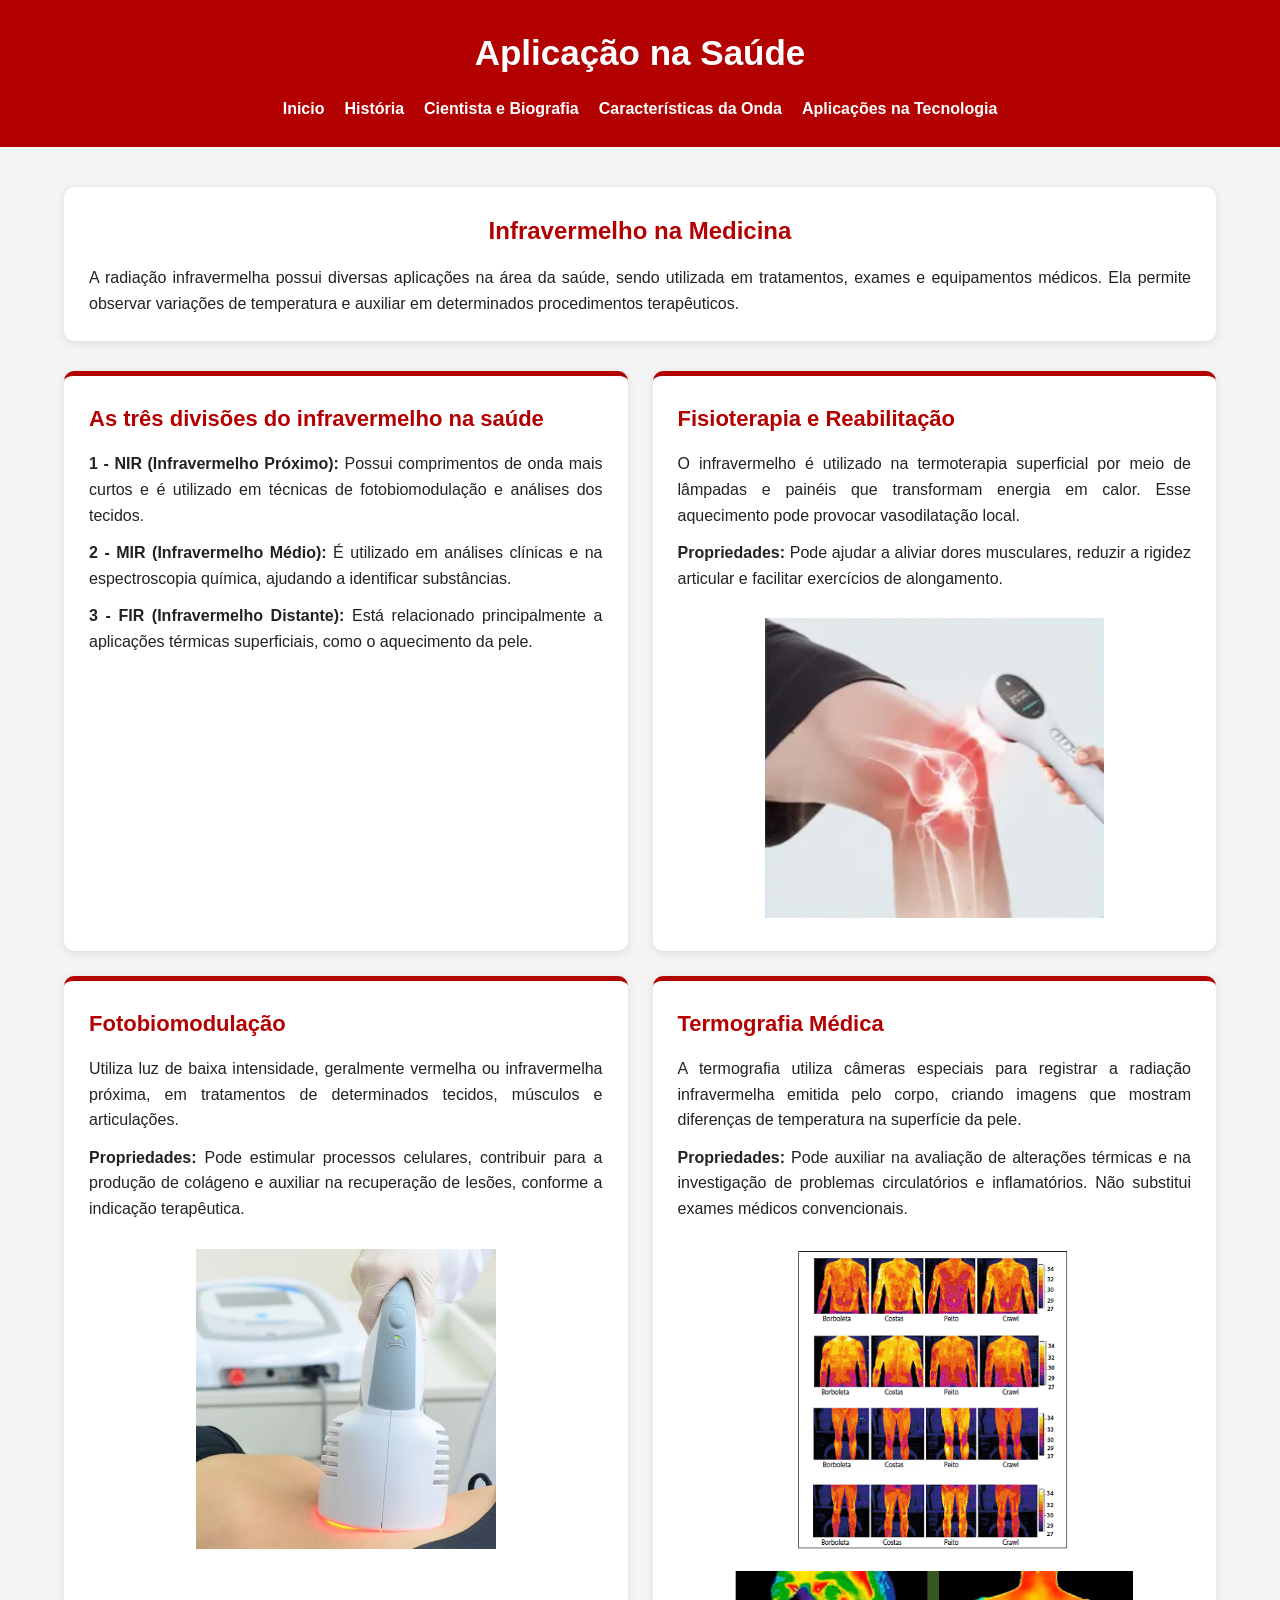
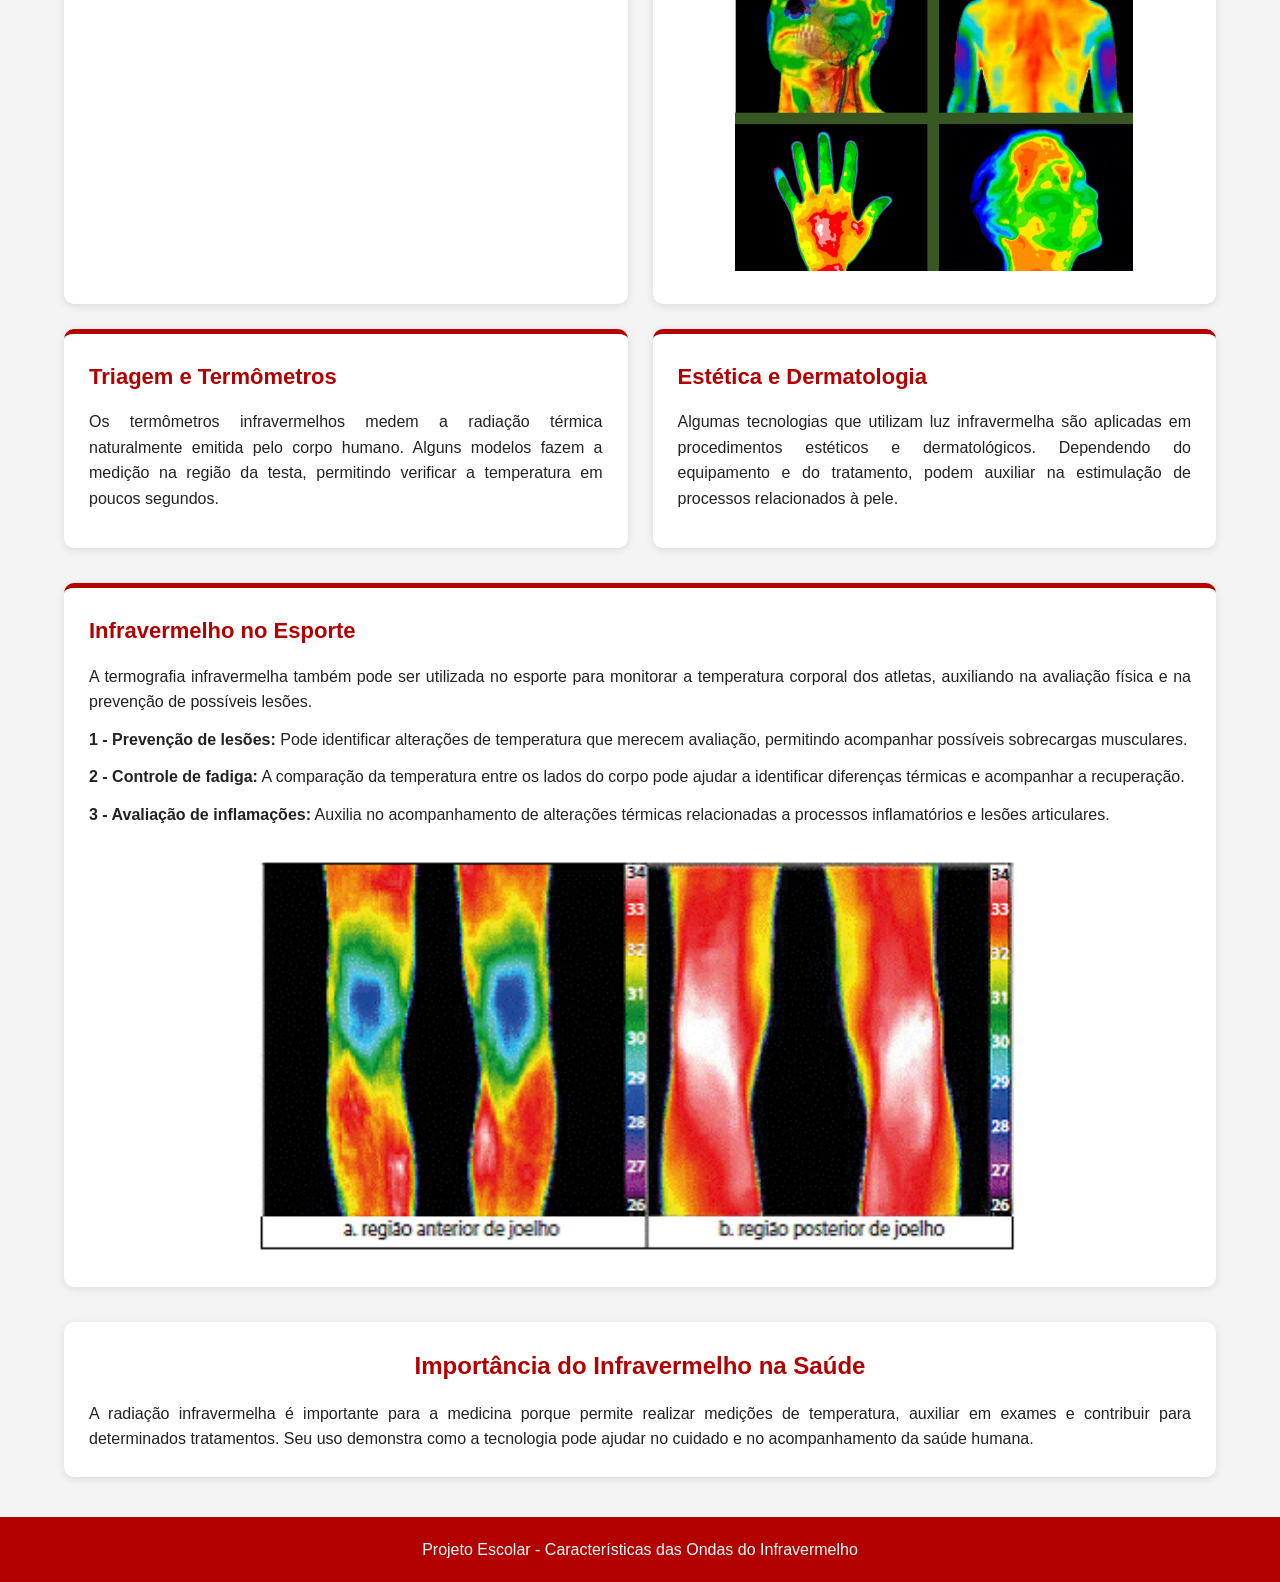
<file: site/aplicacaomed/aplicacaomed.html>
<!DOCTYPE html>
<html lang="pt-BR">
<head>
    <meta charset="UTF-8">
    <meta name="viewport" content="width=device-width, initial-scale=1.0">
    <link rel="stylesheet" href="aplicacaomed.css">
    <title>Aplicações na Saúde</title>
</head>
<body>

    <header>
        <h1>Aplicação na Saúde</h1>
        <nav>
            <ul>
                <li><a href="../inicio.html">Inicio</a></li>
                <li><a href="../historia/historia.html">História</a></li>
                <li><a href="../cientistas e biografia/cinbio.html">Cientista e Biografia</a></li>
                <li><a href="../caracteristicas/caracteristicas.html">Características da Onda</a></li>
                <li><a href="../aplicacaotec/aplicacaotec.html">Aplicações na Tecnologia</a></li>
            </ul>
        </nav>
    </header>

    <main class="container">

        <section class="introducao">
            <h2>Infravermelho na Medicina</h2>
            <p>
                A radiação infravermelha possui diversas aplicações na área da saúde,
                sendo utilizada em tratamentos, exames e equipamentos médicos.
                Ela permite observar variações de temperatura e auxiliar em
                determinados procedimentos terapêuticos.
            </p>
        </section>

        <section class="conteudo">

            <div class="card">
                <h2>As três divisões do infravermelho na saúde</h2>

                <p><b>1 - NIR (Infravermelho Próximo):</b>
                Possui comprimentos de onda mais curtos e é utilizado em técnicas
                de fotobiomodulação e análises dos tecidos.</p>

                <p><b>2 - MIR (Infravermelho Médio):</b>
                É utilizado em análises clínicas e na espectroscopia química,
                ajudando a identificar substâncias.</p>

                <p><b>3 - FIR (Infravermelho Distante):</b>
                Está relacionado principalmente a aplicações térmicas superficiais,
                como o aquecimento da pele.</p>
            </div>

            <div class="card">
                <h2>Fisioterapia e Reabilitação</h2>
                <p>
                    O infravermelho é utilizado na termoterapia superficial por meio
                    de lâmpadas e painéis que transformam energia em calor.
                    Esse aquecimento pode provocar vasodilatação local.
                </p>
                <p><b>Propriedades:</b> Pode ajudar a aliviar dores musculares,
                reduzir a rigidez articular e facilitar exercícios de alongamento.
                </p>
                <img src="/imgs/fisioterapia.png" alt="Aplicação de infravermelho na fisioterapia">
            </div>

            <div class="card">
                <h2>Fotobiomodulação</h2>
                <p>
                    Utiliza luz de baixa intensidade, geralmente vermelha ou
                    infravermelha próxima, em tratamentos de determinados tecidos,
                    músculos e articulações.
                </p>
                <p><b>Propriedades:</b> Pode estimular processos celulares,
                contribuir para a produção de colágeno e auxiliar na recuperação
                de lesões, conforme a indicação terapêutica.
                </p>
                <img src="/imgs/fotobiomodulacao.jpg" alt="Tratamento de fotobiomodulação">
            </div>

            <div class="card">
                <h2>Termografia Médica</h2>
                <p>
                    A termografia utiliza câmeras especiais para registrar a
                    radiação infravermelha emitida pelo corpo, criando imagens
                    que mostram diferenças de temperatura na superfície da pele.
                </p>
                <p><b>Propriedades:</b> Pode auxiliar na avaliação de alterações
                térmicas e na investigação de problemas circulatórios e inflamatórios.
                Não substitui exames médicos convencionais.
                </p>
                <img src="/imgs/termografia2.gif" alt="Imagem de termografia médica">
                <img src="/imgs/mapeamentotermico.png" alt="Mapeamento térmico do corpo">
            </div>

            <div class="card">
                <h2>Triagem e Termômetros</h2>
                <p>
                    Os termômetros infravermelhos medem a radiação térmica
                    naturalmente emitida pelo corpo humano. Alguns modelos
                    fazem a medição na região da testa, permitindo verificar
                    a temperatura em poucos segundos.
                </p>
            </div>

            <div class="card">
                <h2>Estética e Dermatologia</h2>
                <p>
                    Algumas tecnologias que utilizam luz infravermelha são
                    aplicadas em procedimentos estéticos e dermatológicos.
                    Dependendo do equipamento e do tratamento, podem auxiliar
                    na estimulação de processos relacionados à pele.
                </p>
            </div>

        </section>

        <section id="esporte" class="card esporte">
            <h2>Infravermelho no Esporte</h2>

            <p>
                A termografia infravermelha também pode ser utilizada no esporte
                para monitorar a temperatura corporal dos atletas, auxiliando
                na avaliação física e na prevenção de possíveis lesões.
            </p>

            <p><b>1 - Prevenção de lesões:</b>
            Pode identificar alterações de temperatura que merecem avaliação,
            permitindo acompanhar possíveis sobrecargas musculares.</p>

            <p><b>2 - Controle de fadiga:</b>
            A comparação da temperatura entre os lados do corpo pode ajudar
            a identificar diferenças térmicas e acompanhar a recuperação.</p>

            <p><b>3 - Avaliação de inflamações:</b>
            Auxilia no acompanhamento de alterações térmicas relacionadas
            a processos inflamatórios e lesões articulares.</p>

            <img src="/imgs/termografiaMédica.gif" alt="Termografia infravermelha aplicada ao esporte">
        </section>

        <section class="conclusao">
            <h2>Importância do Infravermelho na Saúde</h2>
            <p>
                A radiação infravermelha é importante para a medicina porque
                permite realizar medições de temperatura, auxiliar em exames
                e contribuir para determinados tratamentos. Seu uso demonstra
                como a tecnologia pode ajudar no cuidado e no acompanhamento
                da saúde humana.
            </p>
        </section>

    </main>

    <footer>
        <p>Projeto Escolar - Características das Ondas do Infravermelho</p>
    </footer>

</body>
</html>
</file>
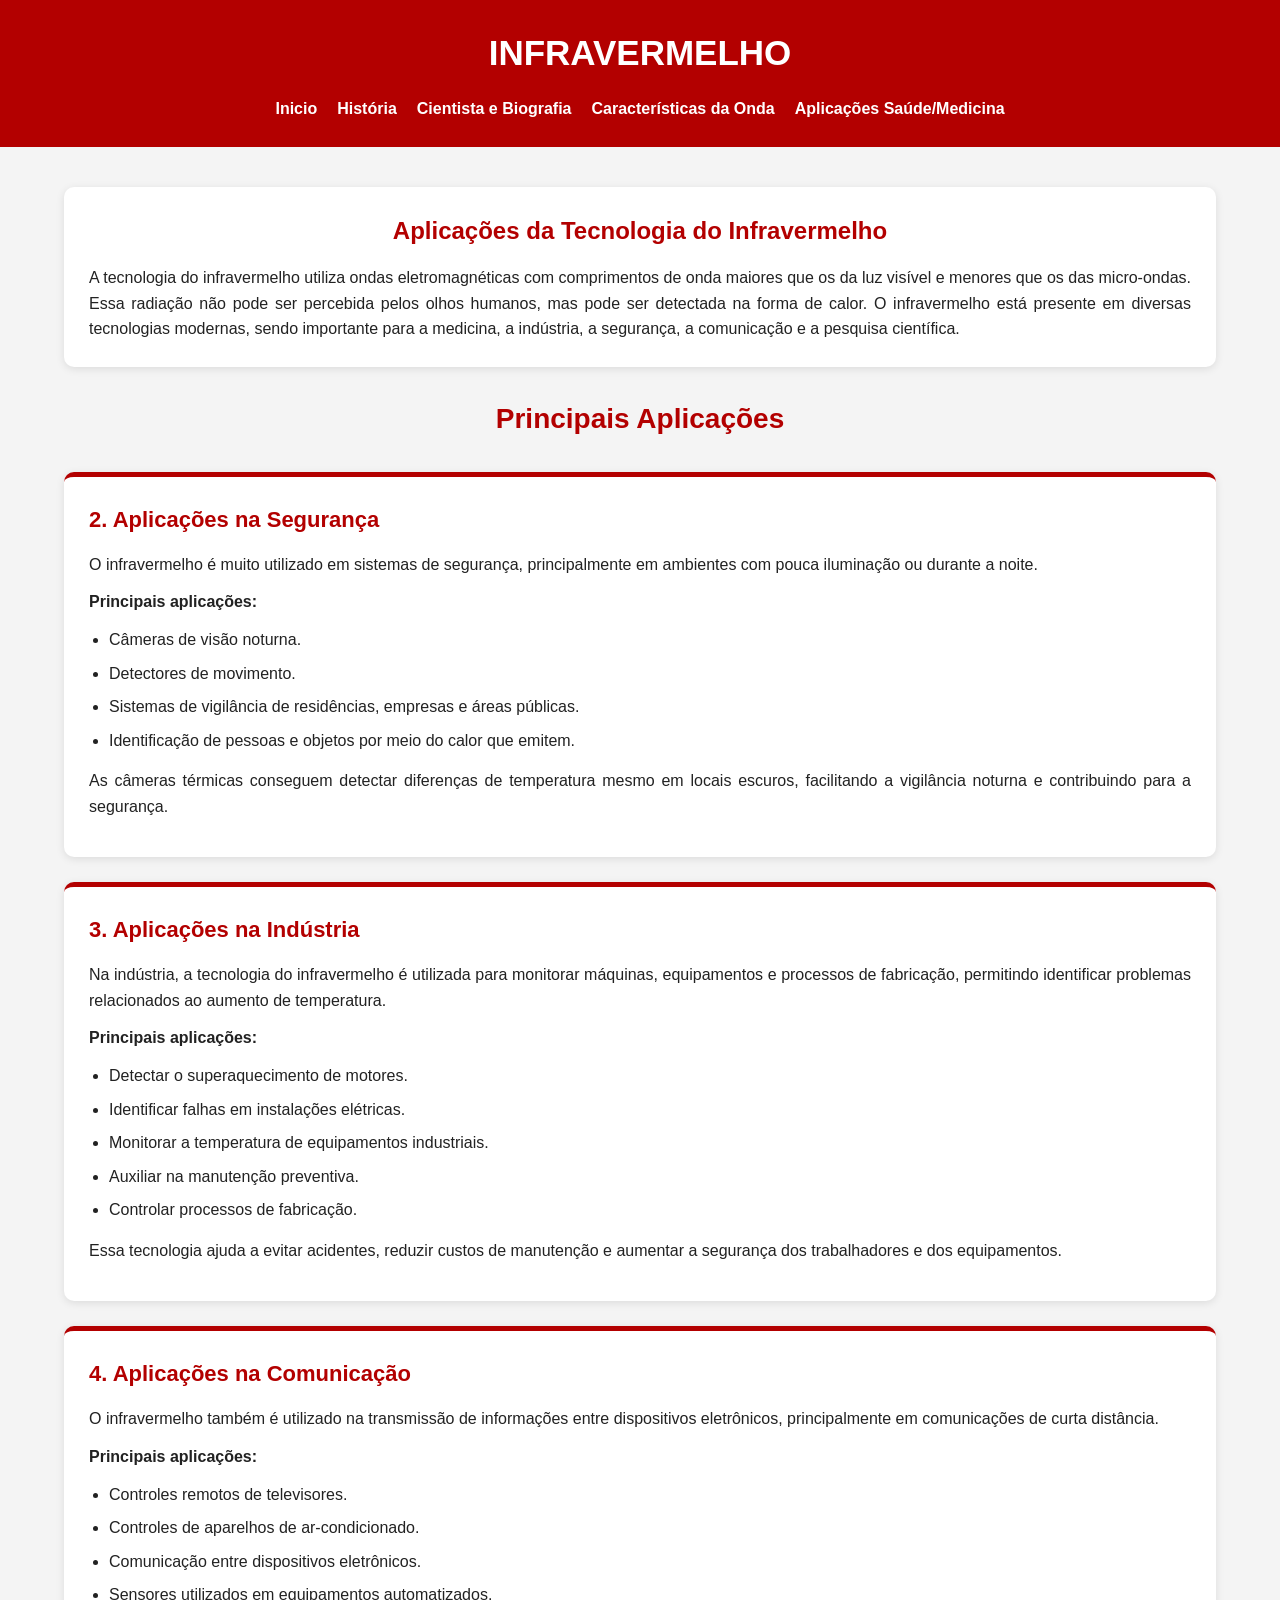
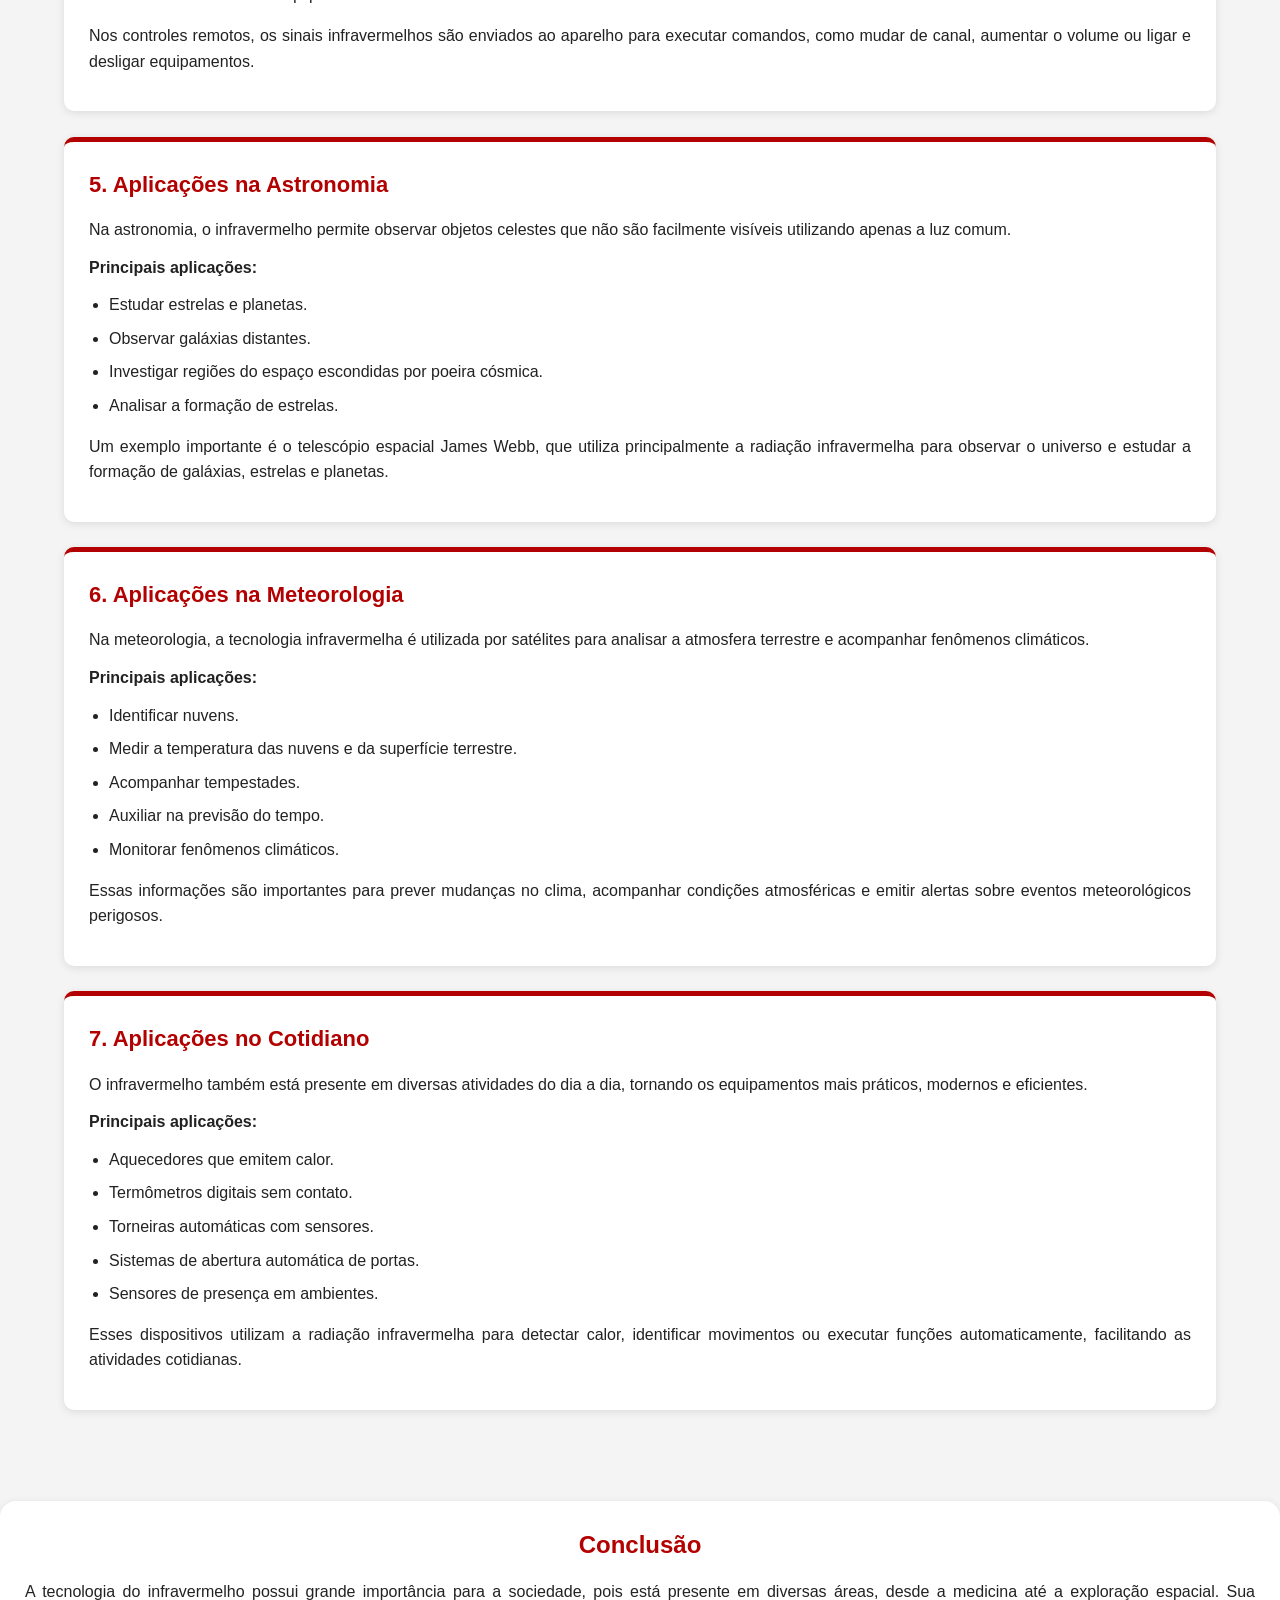
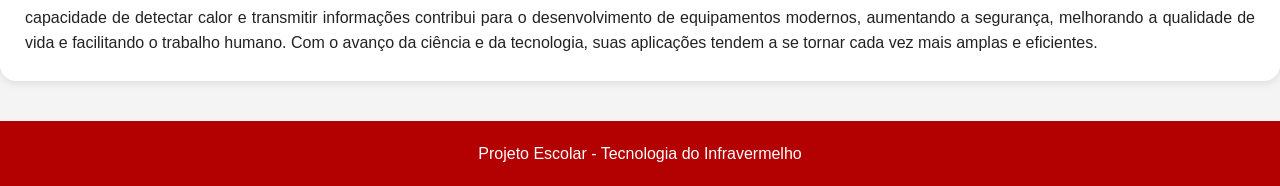
<file: site/aplicacaotec/aplicacaotec.html>
<!DOCTYPE html>
<html lang="pt-br">

<head>
    <meta charset="UTF-8">
    <meta name="viewport" content="width=device-width, initial-scale=1.0">

    <title>Aplicações da Tecnologia do Infravermelho</title>

    <link rel="stylesheet" href="aplicacaotec.css">
</head>

<body>

    <header>
        <h1>INFRAVERMELHO</h1>

        <nav>
            <div id="logo"></div>

            <ul>
                <li><a href="../inicio.html">Inicio</a></li>
                <li><a href="../historia/historia.html">História</a></li>
                <li><a href="../aplicacaotec/aplicacaotec.html">Cientista e Biografia</a></li>
                <li><a href="../caracteristicas/caracteristicas.html">Características da Onda</a></li>
                <li><a href="../aplicacaomed/aplicacaomed.html">Aplicações Saúde/Medicina</a></li>
            </ul>
        </nav>
    </header>

    <main>

        <section id="sobre">
            <div class="container">

                <div class="introducao">
                    <h2>Aplicações da Tecnologia do Infravermelho</h2>

                    <p>
                        A tecnologia do infravermelho utiliza ondas eletromagnéticas
                        com comprimentos de onda maiores que os da luz visível e
                        menores que os das micro-ondas. Essa radiação não pode ser
                        percebida pelos olhos humanos, mas pode ser detectada na
                        forma de calor. O infravermelho está presente em diversas
                        tecnologias modernas, sendo importante para a medicina,
                        a indústria, a segurança, a comunicação e a pesquisa científica.
                    </p>
                </div>

                <h2 class="titulo-secao">Principais Aplicações</h2>


                    <div class="card">
                        <h3>2. Aplicações na Segurança</h3>

                        <p>
                            O infravermelho é muito utilizado em sistemas de
                            segurança, principalmente em ambientes com pouca
                            iluminação ou durante a noite.
                        </p>

                        <p><strong>Principais aplicações:</strong></p>

                        <ul>
                            <li>Câmeras de visão noturna.</li>
                            <li>Detectores de movimento.</li>
                            <li>Sistemas de vigilância de residências, empresas e áreas públicas.</li>
                            <li>Identificação de pessoas e objetos por meio do calor que emitem.</li>
                        </ul>

                        <p>
                            As câmeras térmicas conseguem detectar diferenças
                            de temperatura mesmo em locais escuros, facilitando
                            a vigilância noturna e contribuindo para a segurança.
                        </p>
                    </div>
<br>
                    <div class="card">
                        <h3>3. Aplicações na Indústria</h3>

                        <p>
                            Na indústria, a tecnologia do infravermelho é utilizada
                            para monitorar máquinas, equipamentos e processos
                            de fabricação, permitindo identificar problemas
                            relacionados ao aumento de temperatura.
                        </p>

                        <p><strong>Principais aplicações:</strong></p>

                        <ul>
                            <li>Detectar o superaquecimento de motores.</li>
                            <li>Identificar falhas em instalações elétricas.</li>
                            <li>Monitorar a temperatura de equipamentos industriais.</li>
                            <li>Auxiliar na manutenção preventiva.</li>
                            <li>Controlar processos de fabricação.</li>
                        </ul>

                        <p>
                            Essa tecnologia ajuda a evitar acidentes, reduzir
                            custos de manutenção e aumentar a segurança dos
                            trabalhadores e dos equipamentos.
                        </p>
                    </div>
<br>
                    <div class="card">
                        <h3>4. Aplicações na Comunicação</h3>

                        <p>
                            O infravermelho também é utilizado na transmissão
                            de informações entre dispositivos eletrônicos,
                            principalmente em comunicações de curta distância.
                        </p>

                        <p><strong>Principais aplicações:</strong></p>

                        <ul>
                            <li>Controles remotos de televisores.</li>
                            <li>Controles de aparelhos de ar-condicionado.</li>
                            <li>Comunicação entre dispositivos eletrônicos.</li>
                            <li>Sensores utilizados em equipamentos automatizados.</li>
                        </ul>

                        <p>
                            Nos controles remotos, os sinais infravermelhos
                            são enviados ao aparelho para executar comandos,
                            como mudar de canal, aumentar o volume ou ligar
                            e desligar equipamentos.
                        </p>
                    </div>
<br>
                    <div class="card">
                        <h3>5. Aplicações na Astronomia</h3>

                        <p>
                            Na astronomia, o infravermelho permite observar
                            objetos celestes que não são facilmente visíveis
                            utilizando apenas a luz comum.
                        </p>

                        <p><strong>Principais aplicações:</strong></p>

                        <ul>
                            <li>Estudar estrelas e planetas.</li>
                            <li>Observar galáxias distantes.</li>
                            <li>Investigar regiões do espaço escondidas por poeira cósmica.</li>
                            <li>Analisar a formação de estrelas.</li>
                        </ul>

                        <p>
                            Um exemplo importante é o telescópio espacial James Webb,
                            que utiliza principalmente a radiação infravermelha
                            para observar o universo e estudar a formação de
                            galáxias, estrelas e planetas.
                        </p>
                    </div>
<br>
                    <div class="card">
                        <h3>6. Aplicações na Meteorologia</h3>

                        <p>
                            Na meteorologia, a tecnologia infravermelha é utilizada
                            por satélites para analisar a atmosfera terrestre
                            e acompanhar fenômenos climáticos.
                        </p>

                        <p><strong>Principais aplicações:</strong></p>

                        <ul>
                            <li>Identificar nuvens.</li>
                            <li>Medir a temperatura das nuvens e da superfície terrestre.</li>
                            <li>Acompanhar tempestades.</li>
                            <li>Auxiliar na previsão do tempo.</li>
                            <li>Monitorar fenômenos climáticos.</li>
                        </ul>

                        <p>
                            Essas informações são importantes para prever mudanças
                            no clima, acompanhar condições atmosféricas e emitir
                            alertas sobre eventos meteorológicos perigosos.
                        </p>
                    </div>
<br>
                    <div class="card">
                        <h3>7. Aplicações no Cotidiano</h3>

                        <p>
                            O infravermelho também está presente em diversas
                            atividades do dia a dia, tornando os equipamentos
                            mais práticos, modernos e eficientes.
                        </p>

                        <p><strong>Principais aplicações:</strong></p>

                        <ul>
                            <li>Aquecedores que emitem calor.</li>
                            <li>Termômetros digitais sem contato.</li>
                            <li>Torneiras automáticas com sensores.</li>
                            <li>Sistemas de abertura automática de portas.</li>
                            <li>Sensores de presença em ambientes.</li>
                        </ul>

                        <p>
                            Esses dispositivos utilizam a radiação infravermelha
                            para detectar calor, identificar movimentos ou
                            executar funções automaticamente, facilitando
                            as atividades cotidianas.
                        </p>
                    </div>

                </div>
<br>
                <section class="conclusao">
                    <h2>Conclusão</h2>

                    <p>
                        A tecnologia do infravermelho possui grande importância
                        para a sociedade, pois está presente em diversas áreas,
                        desde a medicina até a exploração espacial. Sua capacidade
                        de detectar calor e transmitir informações contribui
                        para o desenvolvimento de equipamentos modernos,
                        aumentando a segurança, melhorando a qualidade de vida
                        e facilitando o trabalho humano. Com o avanço da ciência
                        e da tecnologia, suas aplicações tendem a se tornar
                        cada vez mais amplas e eficientes.
                    </p>
                </section>

            </div>
        </section>

    </main>

    <footer>
        <p>Projeto Escolar - Tecnologia do Infravermelho</p>
    </footer>

</body>

</html>
</file>
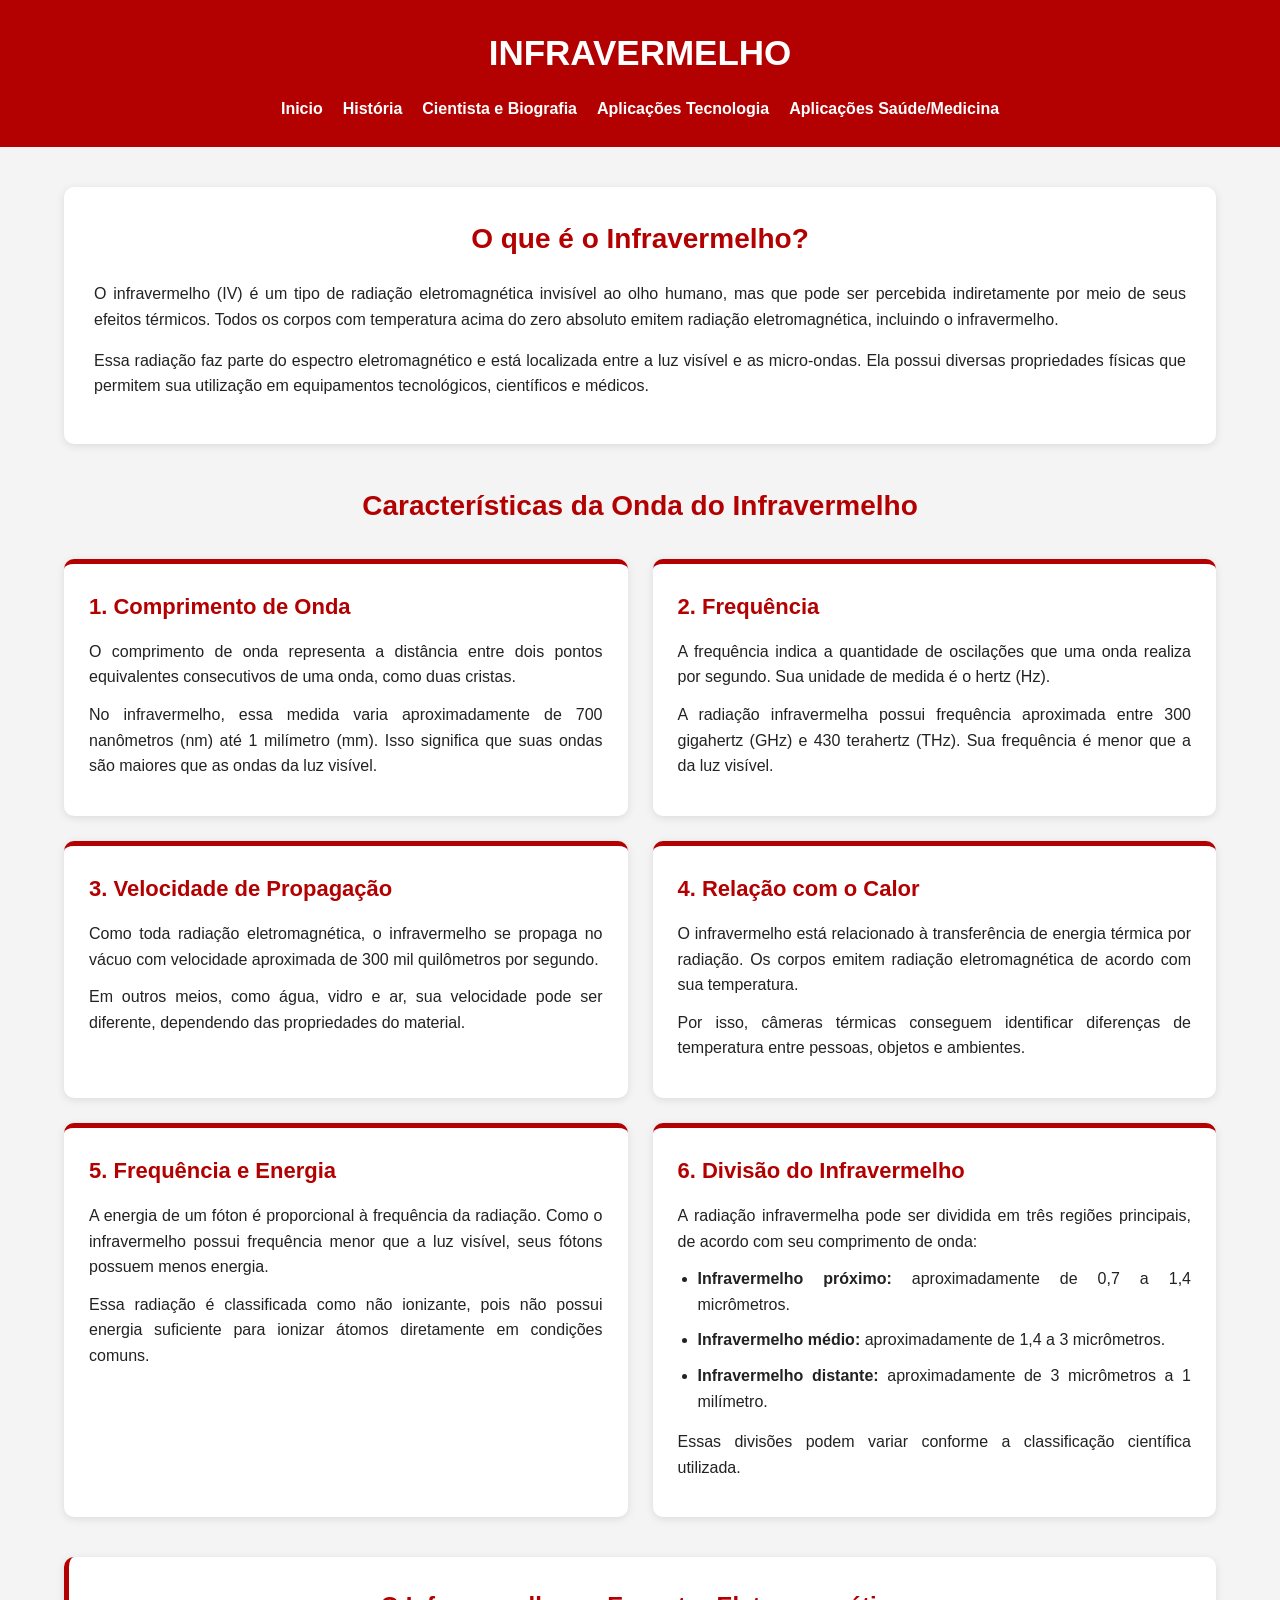
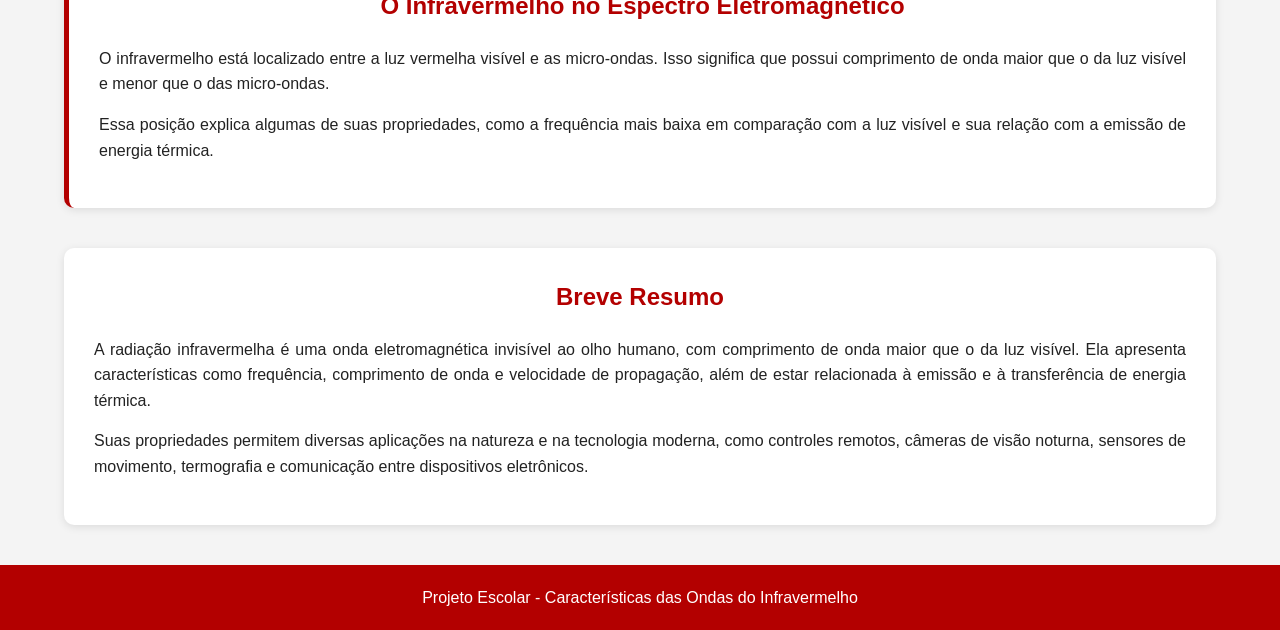
<file: site/caracteristicas/caracteristicas.html>
<!DOCTYPE html>
<html lang="pt-br">

<head>
    <meta charset="UTF-8">
    <meta name="viewport" content="width=device-width, initial-scale=1.0">

    <title>Características da Onda - Infravermelho</title>

    <link rel="stylesheet" href="caracteristicas.css">
</head>

<body>

 

    <header>
        <h1>INFRAVERMELHO</h1>

        <nav>
            <div id="logo"></div>

            <ul>
                <li><a href="../inicio.html">Inicio</a></li>
                <li><a href="../historia/historia.html">História</a></li>
                <li><a href="../cientistas e biografia/cinbio.html">Cientista e Biografia</a></li>
                <li><a href="../aplicacaotec/aplicacaotec.html">Aplicações Tecnologia</a></li>
                <li><a href="../aplicacaomed/aplicacaomed.html">Aplicações Saúde/Medicina</a></li>
            </ul>
        </nav>
    </header>

    <main>

     

        <section class="container">

            <div class="introducao">

                <h2>O que é o Infravermelho?</h2>

                <p>
                    O infravermelho (IV) é um tipo de radiação eletromagnética
                    invisível ao olho humano, mas que pode ser percebida
                    indiretamente por meio de seus efeitos térmicos.
                    Todos os corpos com temperatura acima do zero absoluto
                    emitem radiação eletromagnética, incluindo o infravermelho.
                </p>

                <p>
                    Essa radiação faz parte do espectro eletromagnético e
                    está localizada entre a luz visível e as micro-ondas.
                    Ela possui diversas propriedades físicas que permitem
                    sua utilização em equipamentos tecnológicos,
                    científicos e médicos.
                </p>

            </div>

        </section>


        <section class="container">

            <h2 class="titulo-secao">Características da Onda do Infravermelho</h2>

            <div class="cards">

                <div class="card">

                    <h3>1. Comprimento de Onda</h3>

                    <p>
                        O comprimento de onda representa a distância
                        entre dois pontos equivalentes consecutivos
                        de uma onda, como duas cristas.
                    </p>

                    <p>
                        No infravermelho, essa medida varia aproximadamente
                        de 700 nanômetros (nm) até 1 milímetro (mm).
                        Isso significa que suas ondas são maiores
                        que as ondas da luz visível.
                    </p>

                </div>

                <div class="card">

                    <h3>2. Frequência</h3>

                    <p>
                        A frequência indica a quantidade de oscilações
                        que uma onda realiza por segundo. Sua unidade
                        de medida é o hertz (Hz).
                    </p>

                    <p>
                        A radiação infravermelha possui frequência
                        aproximada entre 300 gigahertz (GHz) e
                        430 terahertz (THz). Sua frequência é menor
                        que a da luz visível.
                    </p>

                </div>

                <div class="card">

                    <h3>3. Velocidade de Propagação</h3>

                    <p>
                        Como toda radiação eletromagnética, o
                        infravermelho se propaga no vácuo com
                        velocidade aproximada de 300 mil quilômetros
                        por segundo.
                    </p>

                    <p>
                        Em outros meios, como água, vidro e ar,
                        sua velocidade pode ser diferente,
                        dependendo das propriedades do material.
                    </p>

                </div>

                <div class="card">

                    <h3>4. Relação com o Calor</h3>

                    <p>
                        O infravermelho está relacionado à
                        transferência de energia térmica por radiação.
                        Os corpos emitem radiação eletromagnética
                        de acordo com sua temperatura.
                    </p>

                    <p>
                        Por isso, câmeras térmicas conseguem
                        identificar diferenças de temperatura
                        entre pessoas, objetos e ambientes.
                    </p>

                </div>

                <div class="card">

                    <h3>5. Frequência e Energia</h3>

                    <p>
                        A energia de um fóton é proporcional à
                        frequência da radiação. Como o infravermelho
                        possui frequência menor que a luz visível,
                        seus fótons possuem menos energia.
                    </p>

                    <p>
                        Essa radiação é classificada como não ionizante,
                        pois não possui energia suficiente para
                        ionizar átomos diretamente em condições comuns.
                    </p>

                </div>

                <div class="card">

                    <h3>6. Divisão do Infravermelho</h3>

                    <p>
                        A radiação infravermelha pode ser dividida
                        em três regiões principais, de acordo com
                        seu comprimento de onda:
                    </p>

                    <ul>
                        <li><strong>Infravermelho próximo:</strong> aproximadamente de 0,7 a 1,4 micrômetros.</li>

                        <li><strong>Infravermelho médio:</strong> aproximadamente de 1,4 a 3 micrômetros.</li>

                        <li><strong>Infravermelho distante:</strong> aproximadamente de 3 micrômetros a 1 milímetro.</li>
                    </ul>

                    <p>
                        Essas divisões podem variar conforme
                        a classificação científica utilizada.
                    </p>

                </div>

            </div>

        </section>


        <section class="container">

            <div class="espectro">

                <h2>O Infravermelho no Espectro Eletromagnético</h2>

                <p>
                    O infravermelho está localizado entre a luz vermelha
                    visível e as micro-ondas. Isso significa que possui
                    comprimento de onda maior que o da luz visível
                    e menor que o das micro-ondas.
                </p>

                <p>
                    Essa posição explica algumas de suas propriedades,
                    como a frequência mais baixa em comparação com
                    a luz visível e sua relação com a emissão de
                    energia térmica.
                </p>

            </div>

        </section>


        <section class="container">

            <div class="conclusao">

                <h2>Breve Resumo</h2>

                <p>
                    A radiação infravermelha é uma onda eletromagnética
                    invisível ao olho humano, com comprimento de onda
                    maior que o da luz visível. Ela apresenta características
                    como frequência, comprimento de onda e velocidade
                    de propagação, além de estar relacionada à emissão
                    e à transferência de energia térmica.
                </p>

                <p>
                    Suas propriedades permitem diversas aplicações
                    na natureza e na tecnologia moderna, como controles
                    remotos, câmeras de visão noturna, sensores de
                    movimento, termografia e comunicação entre
                    dispositivos eletrônicos.
                </p>

            </div>

        </section>

    </main>


    <footer>
        <p>Projeto Escolar - Características das Ondas do Infravermelho</p>
    </footer>

</body>

</html>
</file>
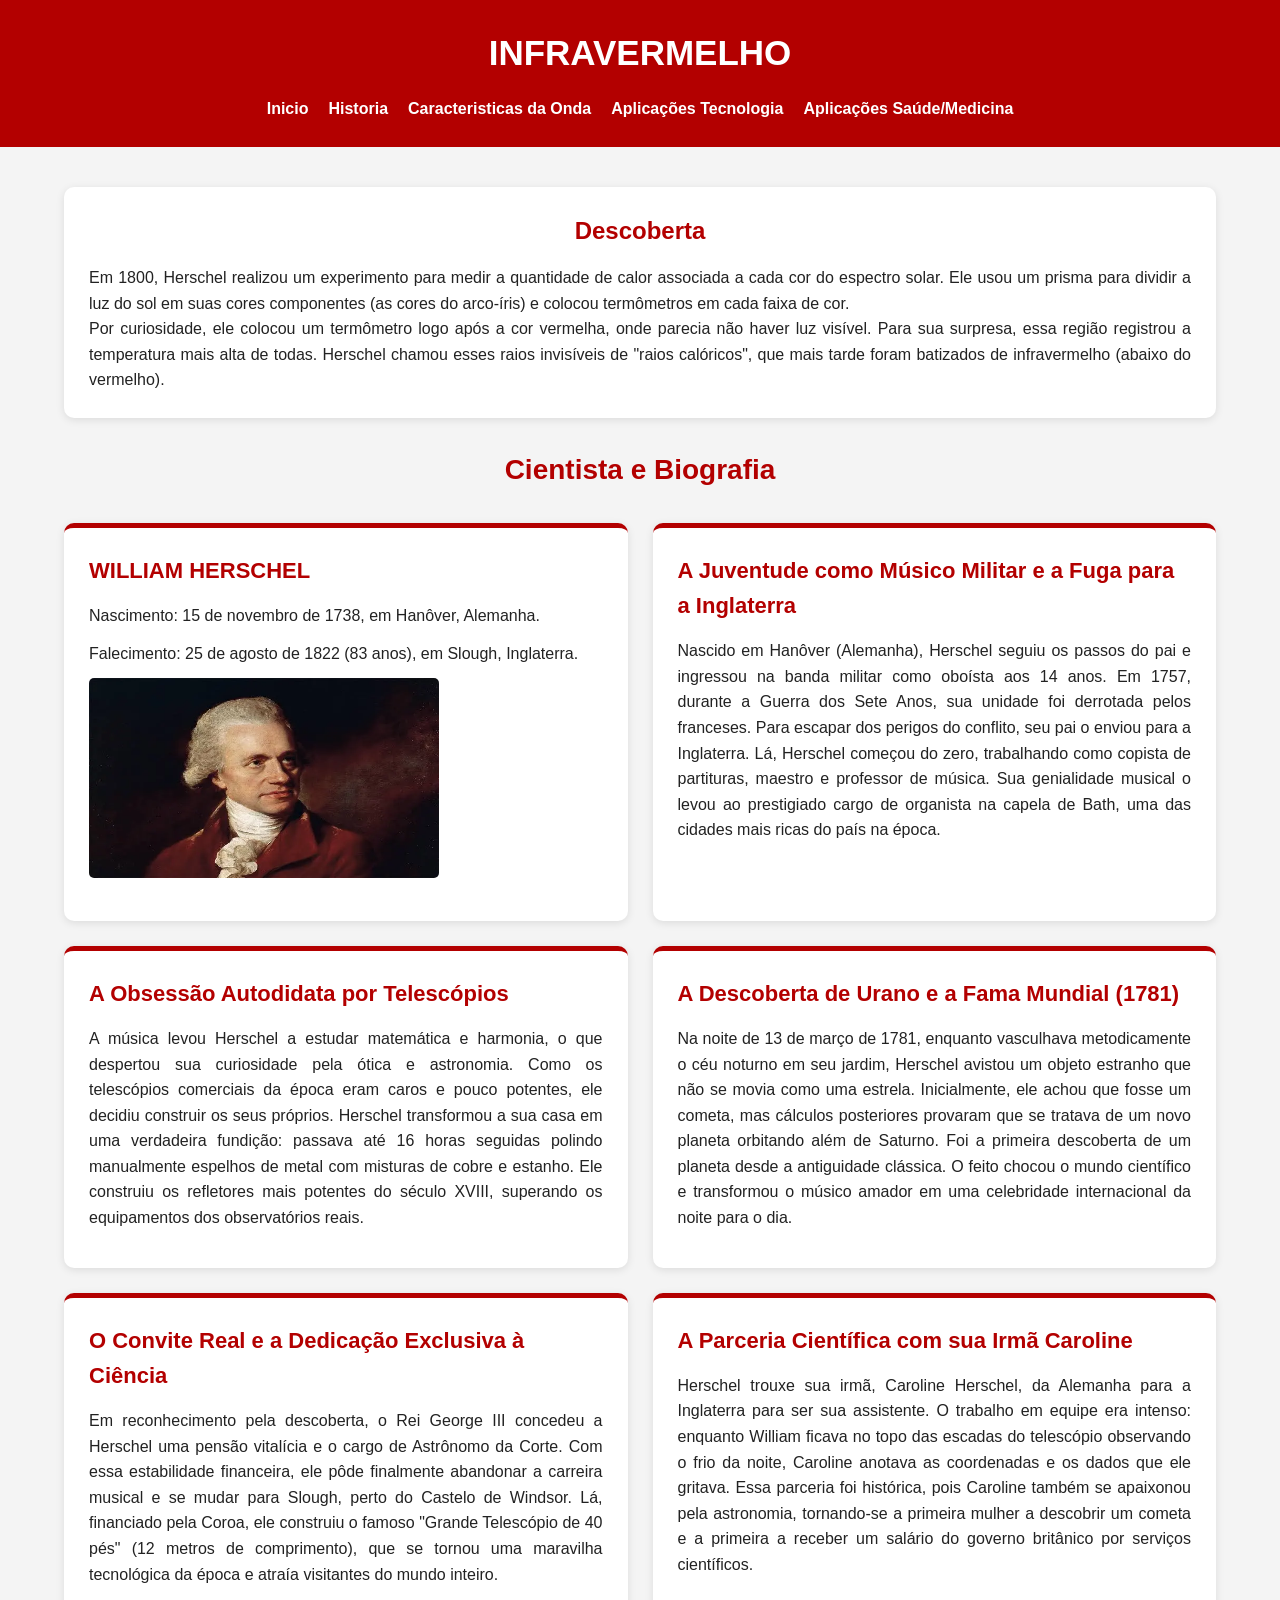
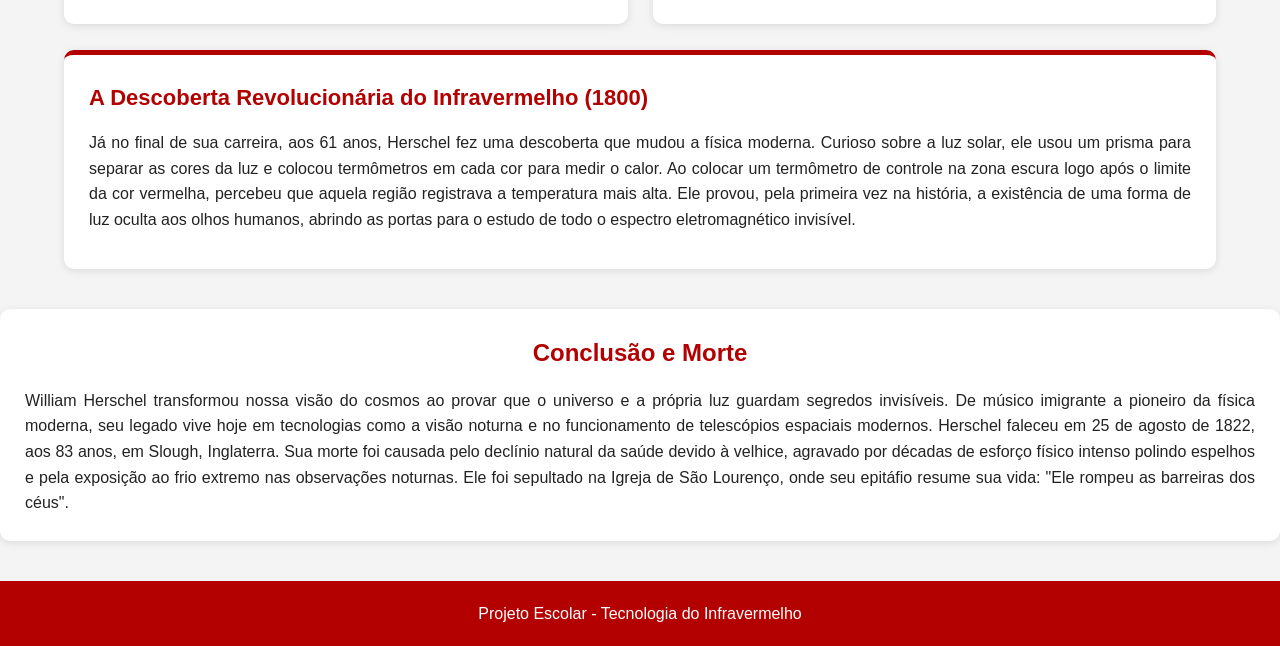
<file: site/cientistasebiografia/cinbio.html>
<!DOCTYPE html>
<html lang="pt-br">

<head>
    <meta charset="UTF-8">
    <meta name="viewport" content="width=device-width, initial-scale=1.0">

    <title>Cientista e Biologia</title>

    <link rel="stylesheet" href="cinbio.css">
</head>

<body>

    <header>
        <h1>INFRAVERMELHO</h1>

        <nav>
            <div id="logo"></div>

            <ul>
                <li><a href="../inicio.html">Inicio</a></li>
               <li><a href="../historia/historia.html">Historia</a></li>
                <li><a href="../caracteristicas/caracteristicas.html">Caracteristicas da Onda</a></li>
                <li><a href="../aplicacaotec/aplicacaotec.html">Aplicações Tecnologia</a></li>
                <li><a href="../aplicacaomed/aplicacaomed.html">Aplicações Saúde/Medicina</a></li>
            </ul>
        </nav>
    </header>

    <main>

        <section id="Descoberta">
            <div class="container">

                <div class="introducao">
                    <h2>Descoberta</h2>

                    <p>
                       Em 1800, Herschel realizou um experimento para medir a quantidade de calor associada a cada cor do espectro solar. Ele usou um prisma para dividir a luz do sol em suas cores componentes (as cores do arco-íris) e colocou termômetros em cada faixa de cor.
                    </p>
                    <p>Por curiosidade, ele colocou um termômetro logo após a cor vermelha, onde parecia não haver luz visível. Para sua surpresa, essa região registrou a temperatura mais alta de todas. Herschel chamou esses raios invisíveis de "raios calóricos", que mais tarde foram batizados de infravermelho (abaixo do vermelho).

                    </p>
                </div>

                <h2 class="titulo-secao">Cientista e Biografia</h2>

                <div class="cards">


                    <div class="card">
                        <h3>WILLIAM HERSCHEL</h3>

                        <p>
                            Nascimento: 15 de novembro de 1738, em Hanôver, Alemanha.
                        </p>

                        <p>
                            Falecimento: 25 de agosto de 1822 (83 anos), em Slough, Inglaterra.
                        </p>
                         <img src="/imgs/herschel.webp" alt="Aplicação de infravermelho na fisioterapia">
                    </div>


                    <div class="card">
                        <h3>A Juventude como Músico Militar e a Fuga para a Inglaterra</h3>

                        <p>
                            Nascido em Hanôver (Alemanha), Herschel seguiu os passos do pai e ingressou
                            na banda militar como oboísta aos 14 anos. Em 1757, durante a Guerra dos Sete Anos,
                            sua unidade foi derrotada pelos franceses.
                            Para escapar dos perigos do conflito, seu pai o enviou para a Inglaterra.
                            Lá, Herschel começou do zero, trabalhando como copista de partituras, maestro e professor de música.
                            Sua genialidade musical o levou ao prestigiado cargo de organista na capela de Bath, uma das cidades mais ricas do país na época.
                       
                        </p>
                    </div>


                    <div class="card">
                        <h3> A Obsessão Autodidata por Telescópios</h3>

                        <p>
                            A música levou Herschel a estudar matemática e harmonia, o que despertou sua curiosidade
                            pela ótica e astronomia. Como os telescópios comerciais da época eram caros e pouco potentes,
                            ele decidiu construir os seus próprios. Herschel transformou a sua casa em uma verdadeira fundição: passava até 16 horas seguidas polindo manualmente espelhos de metal com misturas de cobre e estanho. Ele construiu os refletores mais potentes do século XVIII, superando os equipamentos dos observatórios reais.
                        </p>
                    </div>


                    <div class="card">
                        <h3>A Descoberta de Urano e a Fama Mundial (1781)</h3>

                        <p>
                            Na noite de 13 de março de 1781, enquanto vasculhava metodicamente o céu noturno em seu jardim, Herschel avistou um objeto estranho que não se movia como uma estrela. Inicialmente, ele achou que fosse um cometa, mas cálculos posteriores provaram que se tratava de um novo planeta orbitando além de Saturno. Foi a primeira descoberta de um planeta desde a antiguidade clássica. O feito chocou o mundo científico e transformou o músico amador em uma celebridade internacional da noite para o dia.
                        </p>
                    </div>


                    <div class="card">
                        <h3>O Convite Real e a Dedicação Exclusiva à Ciência</h3>

                        <p>
                            Em reconhecimento pela descoberta, o Rei George III concedeu a Herschel uma pensão vitalícia e o cargo de Astrônomo da Corte. Com essa estabilidade financeira, ele pôde finalmente abandonar a carreira musical e se mudar para Slough, perto do Castelo de Windsor. Lá, financiado pela Coroa, ele construiu o famoso "Grande Telescópio de 40 pés" (12 metros de comprimento), que se tornou uma maravilha tecnológica da época e atraía visitantes do mundo inteiro.
                        </p>
                    </div>


                    <div class="card">
                        <h3>A Parceria Científica com sua Irmã Caroline</h3>

                        <p>
                            Herschel trouxe sua irmã, Caroline Herschel, da Alemanha para a Inglaterra para ser sua assistente. O trabalho em equipe era intenso: enquanto William ficava no topo das escadas do telescópio observando o frio da noite, Caroline anotava as coordenadas e os dados que ele gritava. Essa parceria foi histórica, pois Caroline também se apaixonou pela astronomia, tornando-se a primeira mulher a descobrir um cometa e a primeira a receber um salário do governo britânico por serviços científicos.
                        </p>
                    </div>

                </div>

                <br>
                
                <div class="card">
                        <h3>A Descoberta Revolucionária do Infravermelho (1800)</h3>

                        <p>
                            Já no final de sua carreira, aos 61 anos, Herschel fez uma descoberta que mudou a física moderna. Curioso sobre a luz solar, ele usou um prisma para separar as cores da luz e colocou termômetros em cada cor para medir o calor. Ao colocar um termômetro de controle na zona escura logo após o limite da cor vermelha, percebeu que aquela região registrava a temperatura mais alta. Ele provou, pela primeira vez na história, a existência de uma forma de luz oculta aos olhos humanos, abrindo as portas para o estudo de todo o espectro eletromagnético invisível.
                        </p>

                    </div>

                </div>


                <section class="conclusao">
                    <h2>Conclusão e Morte </h2>

                    <p>
                        William Herschel transformou nossa visão do cosmos ao provar que o universo e a própria luz guardam segredos invisíveis. De músico imigrante a pioneiro da física moderna, seu legado vive hoje em tecnologias como a visão noturna e no funcionamento de telescópios espaciais modernos.
Herschel faleceu em 25 de agosto de 1822, aos 83 anos, em Slough, Inglaterra. Sua morte foi causada pelo declínio natural da saúde devido à velhice, agravado por décadas de esforço físico intenso polindo espelhos e pela exposição ao frio extremo nas observações noturnas. Ele foi sepultado na Igreja de São Lourenço, onde seu epitáfio resume sua vida: "Ele rompeu as barreiras dos céus".
                    </p>
                </section>

            </div>
        </section>

    </main>

    <footer>
        <p>Projeto Escolar - Tecnologia do Infravermelho</p>
    </footer>

</body>

</html>
</file>
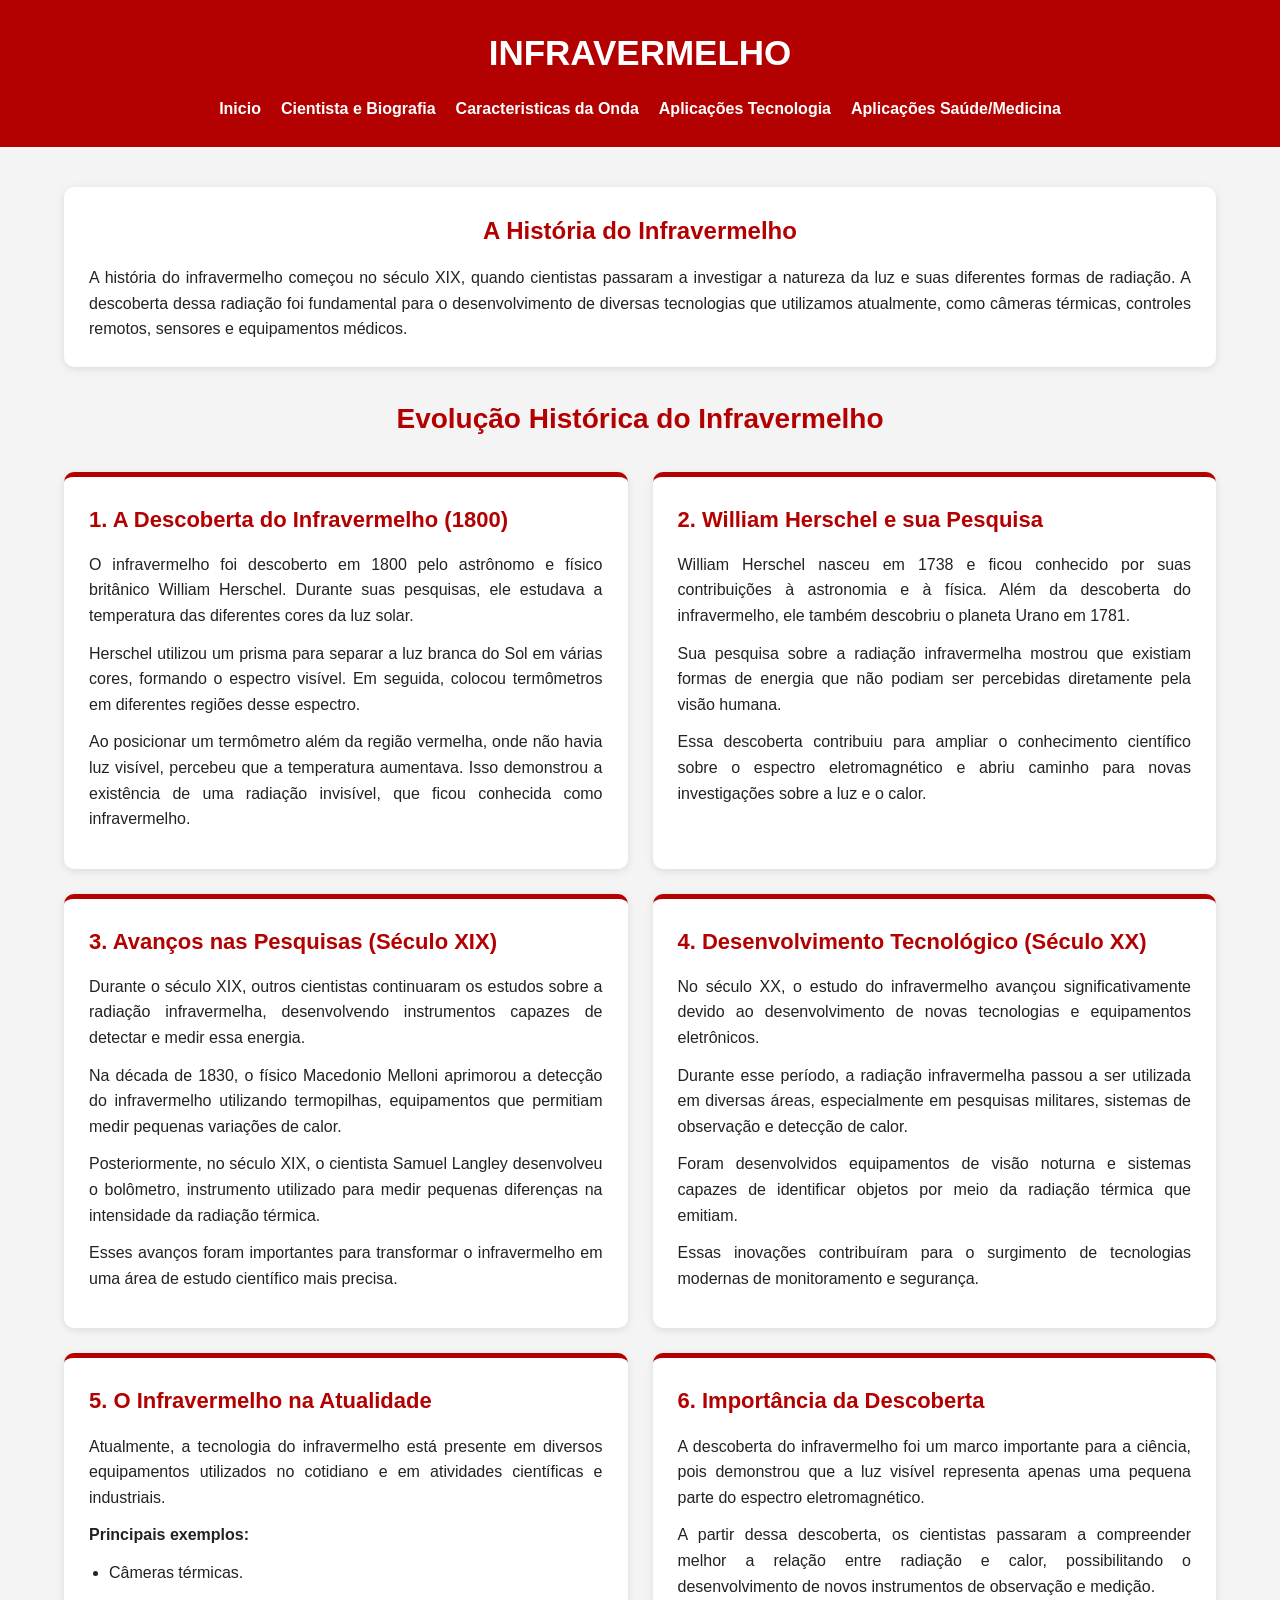
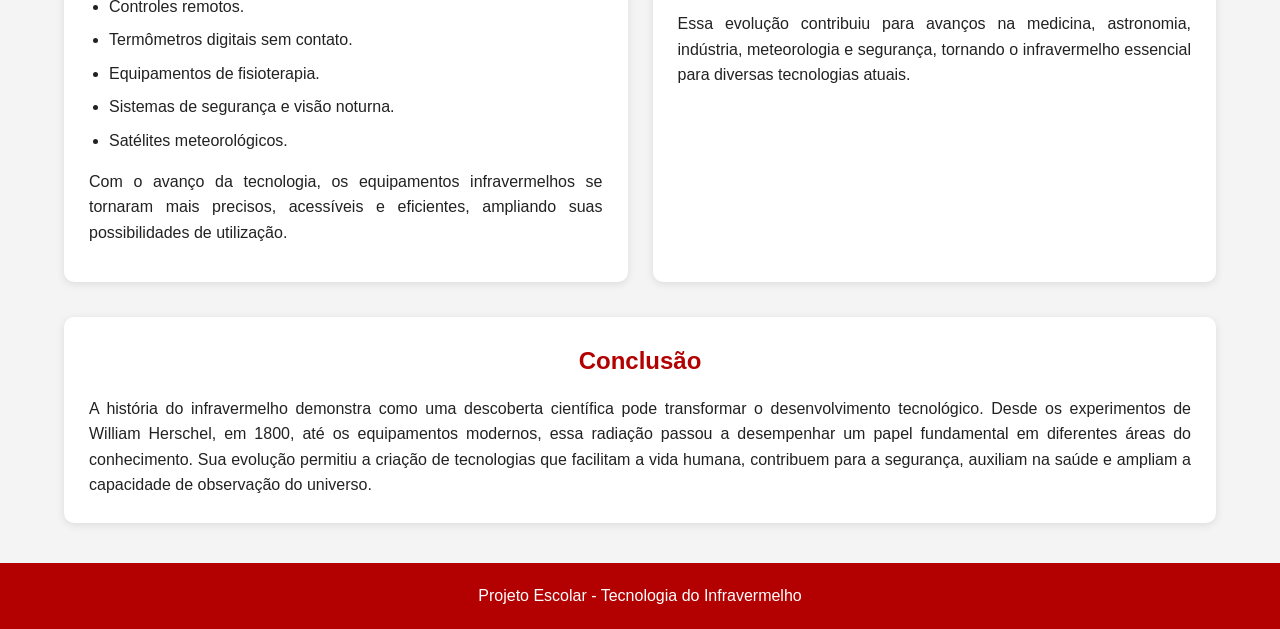
<file: site/historia/historia.html>
<!DOCTYPE html>
<html lang="pt-br">

<head>
    <meta charset="UTF-8">
    <meta name="viewport" content="width=device-width, initial-scale=1.0">

    <title>História do Infravermelho</title>

    <link rel="stylesheet" href="historia.css">
</head>

<body>

    <header>
        <h1>INFRAVERMELHO</h1>

        <nav>
            <div id="logo"></div>

            <ul>
                <li><a href="../inicio.html">Inicio</a></li>
                <li><a href="../cientistasebiografia/cinbio.html">Cientista e Biografia</a></li>
                <li><a href="../caracteristicas/caracteristicas.html">Caracteristicas da Onda</a></li>
                <li><a href="../aplicacaotec/aplicacaotec.html">Aplicações Tecnologia</a></li>
                <li><a href="../aplicacaomed/aplicacaomed.html">Aplicações Saúde/Medicina</a></li>
        </nav>
    </header>

    <main>

        <section id="historia">
            <div class="container">

                <div class="introducao">
                    <h2>A História do Infravermelho</h2>

                    <p>
                        A história do infravermelho começou no século XIX,
                        quando cientistas passaram a investigar a natureza
                        da luz e suas diferentes formas de radiação.
                        A descoberta dessa radiação foi fundamental para
                        o desenvolvimento de diversas tecnologias que
                        utilizamos atualmente, como câmeras térmicas,
                        controles remotos, sensores e equipamentos médicos.
                    </p>
                </div>

                <h2 class="titulo-secao">Evolução Histórica do Infravermelho</h2>

                <div class="cards">


                    <div class="card">
                        <h3>1. A Descoberta do Infravermelho (1800)</h3>

                        <p>
                            O infravermelho foi descoberto em 1800 pelo
                            astrônomo e físico britânico William Herschel.
                            Durante suas pesquisas, ele estudava a
                            temperatura das diferentes cores da luz solar.
                        </p>

                        <p>
                            Herschel utilizou um prisma para separar a luz
                            branca do Sol em várias cores, formando o
                            espectro visível. Em seguida, colocou
                            termômetros em diferentes regiões desse espectro.
                        </p>

                        <p>
                            Ao posicionar um termômetro além da região
                            vermelha, onde não havia luz visível,
                            percebeu que a temperatura aumentava.
                            Isso demonstrou a existência de uma radiação
                            invisível, que ficou conhecida como infravermelho.
                        </p>
                    </div>


                    <div class="card">
                        <h3>2. William Herschel e sua Pesquisa</h3>

                        <p>
                            William Herschel nasceu em 1738 e ficou
                            conhecido por suas contribuições à astronomia
                            e à física. Além da descoberta do infravermelho,
                            ele também descobriu o planeta Urano em 1781.
                        </p>

                        <p>
                            Sua pesquisa sobre a radiação infravermelha
                            mostrou que existiam formas de energia
                            que não podiam ser percebidas diretamente
                            pela visão humana.
                        </p>

                        <p>
                            Essa descoberta contribuiu para ampliar
                            o conhecimento científico sobre o espectro
                            eletromagnético e abriu caminho para
                            novas investigações sobre a luz e o calor.
                        </p>
                    </div>


                    <div class="card">
                        <h3>3. Avanços nas Pesquisas (Século XIX)</h3>

                        <p>
                            Durante o século XIX, outros cientistas
                            continuaram os estudos sobre a radiação
                            infravermelha, desenvolvendo instrumentos
                            capazes de detectar e medir essa energia.
                        </p>

                        <p>
                            Na década de 1830, o físico Macedonio Melloni
                            aprimorou a detecção do infravermelho
                            utilizando termopilhas, equipamentos que
                            permitiam medir pequenas variações de calor.
                        </p>

                        <p>
                            Posteriormente, no século XIX, o cientista
                            Samuel Langley desenvolveu o bolômetro,
                            instrumento utilizado para medir pequenas
                            diferenças na intensidade da radiação térmica.
                        </p>

                        <p>
                            Esses avanços foram importantes para
                            transformar o infravermelho em uma área
                            de estudo científico mais precisa.
                        </p>
                    </div>


                    <div class="card">
                        <h3>4. Desenvolvimento Tecnológico (Século XX)</h3>

                        <p>
                            No século XX, o estudo do infravermelho
                            avançou significativamente devido ao
                            desenvolvimento de novas tecnologias
                            e equipamentos eletrônicos.
                        </p>

                        <p>
                            Durante esse período, a radiação infravermelha
                            passou a ser utilizada em diversas áreas,
                            especialmente em pesquisas militares,
                            sistemas de observação e detecção de calor.
                        </p>

                        <p>
                            Foram desenvolvidos equipamentos de
                            visão noturna e sistemas capazes de
                            identificar objetos por meio da
                            radiação térmica que emitiam.
                        </p>

                        <p>
                            Essas inovações contribuíram para
                            o surgimento de tecnologias modernas
                            de monitoramento e segurança.
                        </p>
                    </div>


                    <div class="card">
                        <h3>5. O Infravermelho na Atualidade</h3>

                        <p>
                            Atualmente, a tecnologia do infravermelho
                            está presente em diversos equipamentos
                            utilizados no cotidiano e em atividades
                            científicas e industriais.
                        </p>

                        <p><strong>Principais exemplos:</strong></p>

                        <ul>
                            <li>Câmeras térmicas.</li>
                            <li>Controles remotos.</li>
                            <li>Termômetros digitais sem contato.</li>
                            <li>Equipamentos de fisioterapia.</li>
                            <li>Sistemas de segurança e visão noturna.</li>
                            <li>Satélites meteorológicos.</li>
                        </ul>

                        <p>
                            Com o avanço da tecnologia, os equipamentos
                            infravermelhos se tornaram mais precisos,
                            acessíveis e eficientes, ampliando suas
                            possibilidades de utilização.
                        </p>
                    </div>

                    <div class="card">
                        <h3>6. Importância da Descoberta</h3>

                        <p>
                            A descoberta do infravermelho foi um marco
                            importante para a ciência, pois demonstrou
                            que a luz visível representa apenas uma
                            pequena parte do espectro eletromagnético.
                        </p>

                        <p>
                            A partir dessa descoberta, os cientistas
                            passaram a compreender melhor a relação
                            entre radiação e calor, possibilitando
                            o desenvolvimento de novos instrumentos
                            de observação e medição.
                        </p>

                        <p>
                            Essa evolução contribuiu para avanços
                            na medicina, astronomia, indústria,
                            meteorologia e segurança, tornando
                            o infravermelho essencial para
                            diversas tecnologias atuais.
                        </p>
                    </div>

                </div>


                <section class="conclusao">
                    <h2>Conclusão</h2>

                    <p>
                        A história do infravermelho demonstra como
                        uma descoberta científica pode transformar
                        o desenvolvimento tecnológico. Desde os
                        experimentos de William Herschel, em 1800,
                        até os equipamentos modernos, essa radiação
                        passou a desempenhar um papel fundamental
                        em diferentes áreas do conhecimento.
                        Sua evolução permitiu a criação de
                        tecnologias que facilitam a vida humana,
                        contribuem para a segurança, auxiliam
                        na saúde e ampliam a capacidade de
                        observação do universo.
                    </p>
                </section>

            </div>
        </section>

    </main>

    <footer>
        <p>Projeto Escolar - Tecnologia do Infravermelho</p>
    </footer>

</body>

</html>
</file>
<file: site/aplicacaomed/aplicacaomed.css>
* {
    margin: 0;
    padding: 0;
    box-sizing: border-box;
}

body {
    font-family: Arial, sans-serif;
    background-color: #f4f4f4;
    color: #222;
    line-height: 1.6;
}


header {
    background-color: #b30000;
    color: white;
    padding: 25px;
    text-align: center;
}

header h1 {
    font-size: 35px;
    margin-bottom: 15px;
}


nav ul {
    list-style: none;
    display: flex;
    justify-content: center;
    flex-wrap: wrap;
    gap: 20px;
}

nav ul li a {
    color: white;
    text-decoration: none;
    font-weight: bold;
    transition: 0.3s;
}

nav ul li a:hover {
    color: #ffcccc;
}


.container {
    width: 90%;
    max-width: 1200px;
    margin: 40px auto;
}

.introducao {
    background-color: white;
    padding: 25px;
    border-radius: 10px;
    margin-bottom: 30px;
    box-shadow: 0 2px 8px rgba(0, 0, 0, 0.1);
}

.introducao h2 {
    color: #b30000;
    margin-bottom: 15px;
    text-align: center;
}

.introducao p {
    text-align: justify;
}


.conteudo {
    display: grid;
    grid-template-columns: repeat(2, 1fr);
    gap: 25px;
}

.card {
    background-color: white;
    padding: 25px;
    border-radius: 10px;
    border-top: 5px solid #b30000;
    box-shadow: 0 2px 8px rgba(0, 0, 0, 0.1);
    transition: transform 0.3s;
}

.card:hover {
    transform: translateY(-5px);
}

.card h2 {
    color: #b30000;
    margin-bottom: 15px;
    font-size: 22px;
}

.card p {
    text-align: justify;
    margin-bottom: 12px;
}

.card img {
    width: 100%;
    max-height: 300px;
    object-fit: contain;
    margin-top: 15px;
    border-radius: 8px;
}


.esporte {
    margin-top: 35px;
}

.esporte img {
    max-height: 400px;
}



.conclusao {
    background-color: white;
    padding: 25px;
    border-radius: 10px;
    margin-top: 35px;
    box-shadow: 0 2px 8px rgba(0, 0, 0, 0.1);
}

.conclusao h2 {
    text-align: center;
    color: #b30000;
    margin-bottom: 15px;
}

.conclusao p {
    text-align: justify;
}


footer {
    background-color: #b30000;
    color: white;
    text-align: center;
    padding: 20px;
    margin-top: 40px;
}


@media (max-width: 768px) {

    .conteudo {
        grid-template-columns: 1fr;
    }

    header h1 {
        font-size: 28px;
    }

    nav ul {
        flex-direction: column;
        gap: 10px;
    }

}
</file>
<file: site/aplicacaotec/aplicacaotec.css>
* {
    margin: 0;
    padding: 0;
    box-sizing: border-box;
}

body {
    font-family: Arial, sans-serif;
    background-color: #f4f4f4;
    color: #222;
    line-height: 1.6;
}

header {
    background-color: #b30000;
    color: white;
    padding: 25px;
    text-align: center;
}

header h1 {
    font-size: 35px;
    margin-bottom: 15px;
}

nav ul {
    list-style: none;
    display: flex;
    justify-content: center;
    flex-wrap: wrap;
    gap: 20px;
}

nav ul li a {
    color: white;
    text-decoration: none;
    font-weight: bold;
    transition: 0.3s;
}

nav ul li a:hover {
    color: #ffcccc;
}


.container {
    width: 90%;
    max-width: 1200px;
    margin: 40px auto;
}


.introducao {
    background-color: white;
    padding: 25px;
    border-radius: 10px;
    margin-bottom: 30px;
    box-shadow: 0 2px 8px rgba(0, 0, 0, 0.1);
}

.introducao h2 {
    color: #b30000;
    margin-bottom: 15px;
    text-align: center;
}

.introducao p {
    text-align: justify;
}

.titulo-secao {
    text-align: center;
    color: #b30000;
    font-size: 28px;
    margin-bottom: 30px;
}


.cards {
    display: grid;
    grid-template-columns: repeat(2, 1fr);
    gap: 25px;
}

.card {
    background-color: white;
    padding: 25px;
    border-radius: 10px;
    border-top: 5px solid #b30000;
    box-shadow: 0 2px 8px rgba(0, 0, 0, 0.1);
    transition: transform 0.3s;
}

.card:hover {
    transform: translateY(-5px);
}

.card h3 {
    color: #b30000;
    margin-bottom: 15px;
    font-size: 22px;
}

.card p {
    text-align: justify;
    margin-bottom: 12px;
}

.card ul {
    margin-left: 20px;
    margin-bottom: 15px;
}

.card li {
    margin-bottom: 8px;
}

.conclusao {
    background-color: white;
    padding: 25px;
    border-radius:16px;
    margin-top: 25px;
    box-shadow: 0 2px 8px rgba(0, 0, 0, 0.1);
}

.conclusao h2 {
    text-align: center;
    color: #b30000;
    margin-bottom: 15px;
}

.conclusao p {
    text-align: justify;
}

footer {
    background-color: #b30000;
    color: white;
    text-align: center;
    padding: 20px;
    margin-top: 40px;
}


@media (max-width: 768px) {

    .cards {
        grid-template-columns: 1fr;
    }

    header h1 {
        font-size: 28px;
    }

    nav ul {
        flex-direction: column;
        gap: 10px;
    }

}
</file>
<file: site/caracteristicas/caracteristicas.css>
* {
    margin: 0;
    padding: 0;
    box-sizing: border-box;
}

body {
    font-family: Arial, sans-serif;
    background-color: #f4f4f4;
    color: #222;
    line-height: 1.6;
}


header {
    background-color: #b30000;
    color: white;
    padding: 25px;
    text-align: center;
}

header h1 {
    font-size: 35px;
    margin-bottom: 15px;
}


nav ul {
    list-style: none;
    display: flex;
    justify-content: center;
    flex-wrap: wrap;
    gap: 20px;
}

nav ul li a {
    color: white;
    text-decoration: none;
    font-weight: bold;
    transition: 0.3s;
}

nav ul li a:hover {
    color: #ffcccc;
}


.container {
    width: 90%;
    max-width: 1200px;
    margin: 40px auto;
}

.introducao {
    background-color: white;
    padding: 30px;
    border-radius: 10px;
    box-shadow: 0 2px 8px rgba(0, 0, 0, 0.1);
}

.introducao h2 {
    color: #b30000;
    text-align: center;
    margin-bottom: 20px;
    font-size: 28px;
}

.introducao p {
    text-align: justify;
    margin-bottom: 15px;
}


.titulo-secao {
    text-align: center;
    color: #b30000;
    font-size: 28px;
    margin-bottom: 30px;
}

.cards {
    display: grid;
    grid-template-columns: repeat(2, 1fr);
    gap: 25px;
}

.card {
    background-color: white;
    padding: 25px;
    border-radius: 10px;
    border-top: 5px solid #b30000;
    box-shadow: 0 2px 8px rgba(0, 0, 0, 0.1);
    transition: transform 0.3s;
}

.card:hover {
    transform: translateY(-5px);
}

.card h3 {
    color: #b30000;
    font-size: 22px;
    margin-bottom: 15px;
}

.card p {
    text-align: justify;
    margin-bottom: 12px;
}

.card ul {
    margin-left: 20px;
    margin-bottom: 15px;
}

.card li {
    margin-bottom: 10px;
    text-align: justify;
}


.espectro {
    background-color: white;
    padding: 30px;
    border-radius: 10px;
    border-left: 5px solid #b30000;
    box-shadow: 0 2px 8px rgba(0, 0, 0, 0.1);
}

.espectro h2 {
    color: #b30000;
    text-align: center;
    margin-bottom: 20px;
}

.espectro p {
    text-align: justify;
    margin-bottom: 15px;
}



.conclusao {
    background-color: white;
    padding: 30px;
    border-radius: 10px;
    box-shadow: 0 2px 8px rgba(0, 0, 0, 0.1);
}

.conclusao h2 {
    color: #b30000;
    text-align: center;
    margin-bottom: 20px;
}

.conclusao p {
    text-align: justify;
    margin-bottom: 15px;
}


footer {
    background-color: #b30000;
    color: white;
    text-align: center;
    padding: 20px;
    margin-top: 40px;
}


@media (max-width: 768px) {

    .cards {
        grid-template-columns: 1fr;
    }

    header h1 {
        font-size: 28px;
    }

    nav ul {
        flex-direction: column;
        gap: 10px;
    }

    .introducao,
    .espectro,
    .conclusao {
        padding: 20px;
    }

}
</file>
<file: site/cientistasebiografia/cinbio.css>
* {
    margin: 0;
    padding: 0;
    box-sizing: border-box;
}

body {
    font-family: Arial, sans-serif;
    background-color: #f4f4f4;
    color: #222;
    line-height: 1.6;
}


header {
    background-color: #b30000;
    color: white;
    padding: 25px;
    text-align: center;
}

header h1 {
    font-size: 35px;
    margin-bottom: 15px;
}


nav ul {
    list-style: none;
    display: flex;
    justify-content: center;
    flex-wrap: wrap;
    gap: 20px;
}

nav ul li a {
    color: white;
    text-decoration: none;
    font-weight: bold;
    transition: 0.3s;
}

nav ul li a:hover {
    color: #ffcccc;
}

.container {
    width: 90%;
    max-width: 1200px;
    margin: 40px auto;
}

.introducao {
    background-color: white;
    padding: 25px;
    border-radius: 10px;
    margin-bottom: 30px;
    box-shadow: 0 2px 8px rgba(0, 0, 0, 0.1);
}

.introducao h2 {
    color: #b30000;
    margin-bottom: 15px;
    text-align: center;
}

.introducao p {
    text-align: justify;
}


.titulo-secao {
    text-align: center;
    color: #b30000;
    font-size: 28px;
    margin-bottom: 30px;
}


.cards {
    display: grid;
    grid-template-columns: repeat(2, 1fr);
    gap: 25px;
}

.card {
    background-color: white;
    padding: 25px;
    border-radius: 10px;
    border-top: 5px solid #b30000;
    box-shadow: 0 2px 8px rgba(0, 0, 0, 0.1);
    transition: transform 0.3s;
}

.card img {
    width: 100%;
    border-radius: 5px;
    margin-bottom: 10px;;
    height: 200px;
    width: 350px;
}

.card:hover {
    transform: translateY(-5px);
}

.card h3 {
    color: #b30000;
    margin-bottom: 15px;
    font-size: 22px;
}

.card p {
    text-align: justify;
    margin-bottom: 12px;
}

.card ul {
    margin-left: 20px;
    margin-bottom: 15px;
}

.card li {
    margin-bottom: 8px;
}


.conclusao {
    background-color: white;
    padding: 25px;
    border-radius: 10px;
    margin-top: 35px;
    box-shadow: 0 2px 8px rgba(0, 0, 0, 0.1);
}

.conclusao h2 {
    text-align: center;
    color: #b30000;
    margin-bottom: 15px;
}

.conclusao p {
    text-align: justify;
}

footer {
    background-color: #b30000;
    color: white;
    text-align: center;
    padding: 20px;
    margin-top: 40px;
}


@media (max-width: 768px) {

    .cards {
        grid-template-columns: 1fr;
    }

    header h1 {
        font-size: 28px;
    }

    nav ul {
        flex-direction: column;
        gap: 10px;
    }

}
</file>
<file: site/historia/historia.css>
* {
    margin: 0;
    padding: 0;
    box-sizing: border-box;
}

body {
    font-family: Arial, sans-serif;
    background-color: #f4f4f4;
    color: #222;
    line-height: 1.6;
}


header {
    background-color: #b30000;
    color: white;
    padding: 25px;
    text-align: center;
}

header h1 {
    font-size: 35px;
    margin-bottom: 15px;
}


nav ul {
    list-style: none;
    display: flex;
    justify-content: center;
    flex-wrap: wrap;
    gap: 20px;
}

nav ul li a {
    color: white;
    text-decoration: none;
    font-weight: bold;
    transition: 0.3s;
}

nav ul li a:hover {
    color: #ffcccc;
}

.container {
    width: 90%;
    max-width: 1200px;
    margin: 40px auto;
}

.introducao {
    background-color: white;
    padding: 25px;
    border-radius: 10px;
    margin-bottom: 30px;
    box-shadow: 0 2px 8px rgba(0, 0, 0, 0.1);
}

.introducao h2 {
    color: #b30000;
    margin-bottom: 15px;
    text-align: center;
}

.introducao p {
    text-align: justify;
}


.titulo-secao {
    text-align: center;
    color: #b30000;
    font-size: 28px;
    margin-bottom: 30px;
}


.cards {
    display: grid;
    grid-template-columns: repeat(2, 1fr);
    gap: 25px;
}

.card {
    background-color: white;
    padding: 25px;
    border-radius: 10px;
    border-top: 5px solid #b30000;
    box-shadow: 0 2px 8px rgba(0, 0, 0, 0.1);
    transition: transform 0.3s;
}

.card:hover {
    transform: translateY(-5px);
}

.card h3 {
    color: #b30000;
    margin-bottom: 15px;
    font-size: 22px;
}

.card p {
    text-align: justify;
    margin-bottom: 12px;
}

.card ul {
    margin-left: 20px;
    margin-bottom: 15px;
}

.card li {
    margin-bottom: 8px;
}


.conclusao {
    background-color: white;
    padding: 25px;
    border-radius: 10px;
    margin-top: 35px;
    box-shadow: 0 2px 8px rgba(0, 0, 0, 0.1);
}

.conclusao h2 {
    text-align: center;
    color: #b30000;
    margin-bottom: 15px;
}

.conclusao p {
    text-align: justify;
}

footer {
    background-color: #b30000;
    color: white;
    text-align: center;
    padding: 20px;
    margin-top: 40px;
}


@media (max-width: 768px) {

    .cards {
        grid-template-columns: 1fr;
    }

    header h1 {
        font-size: 28px;
    }

    nav ul {
        flex-direction: column;
        gap: 10px;
    }

}
</file>
